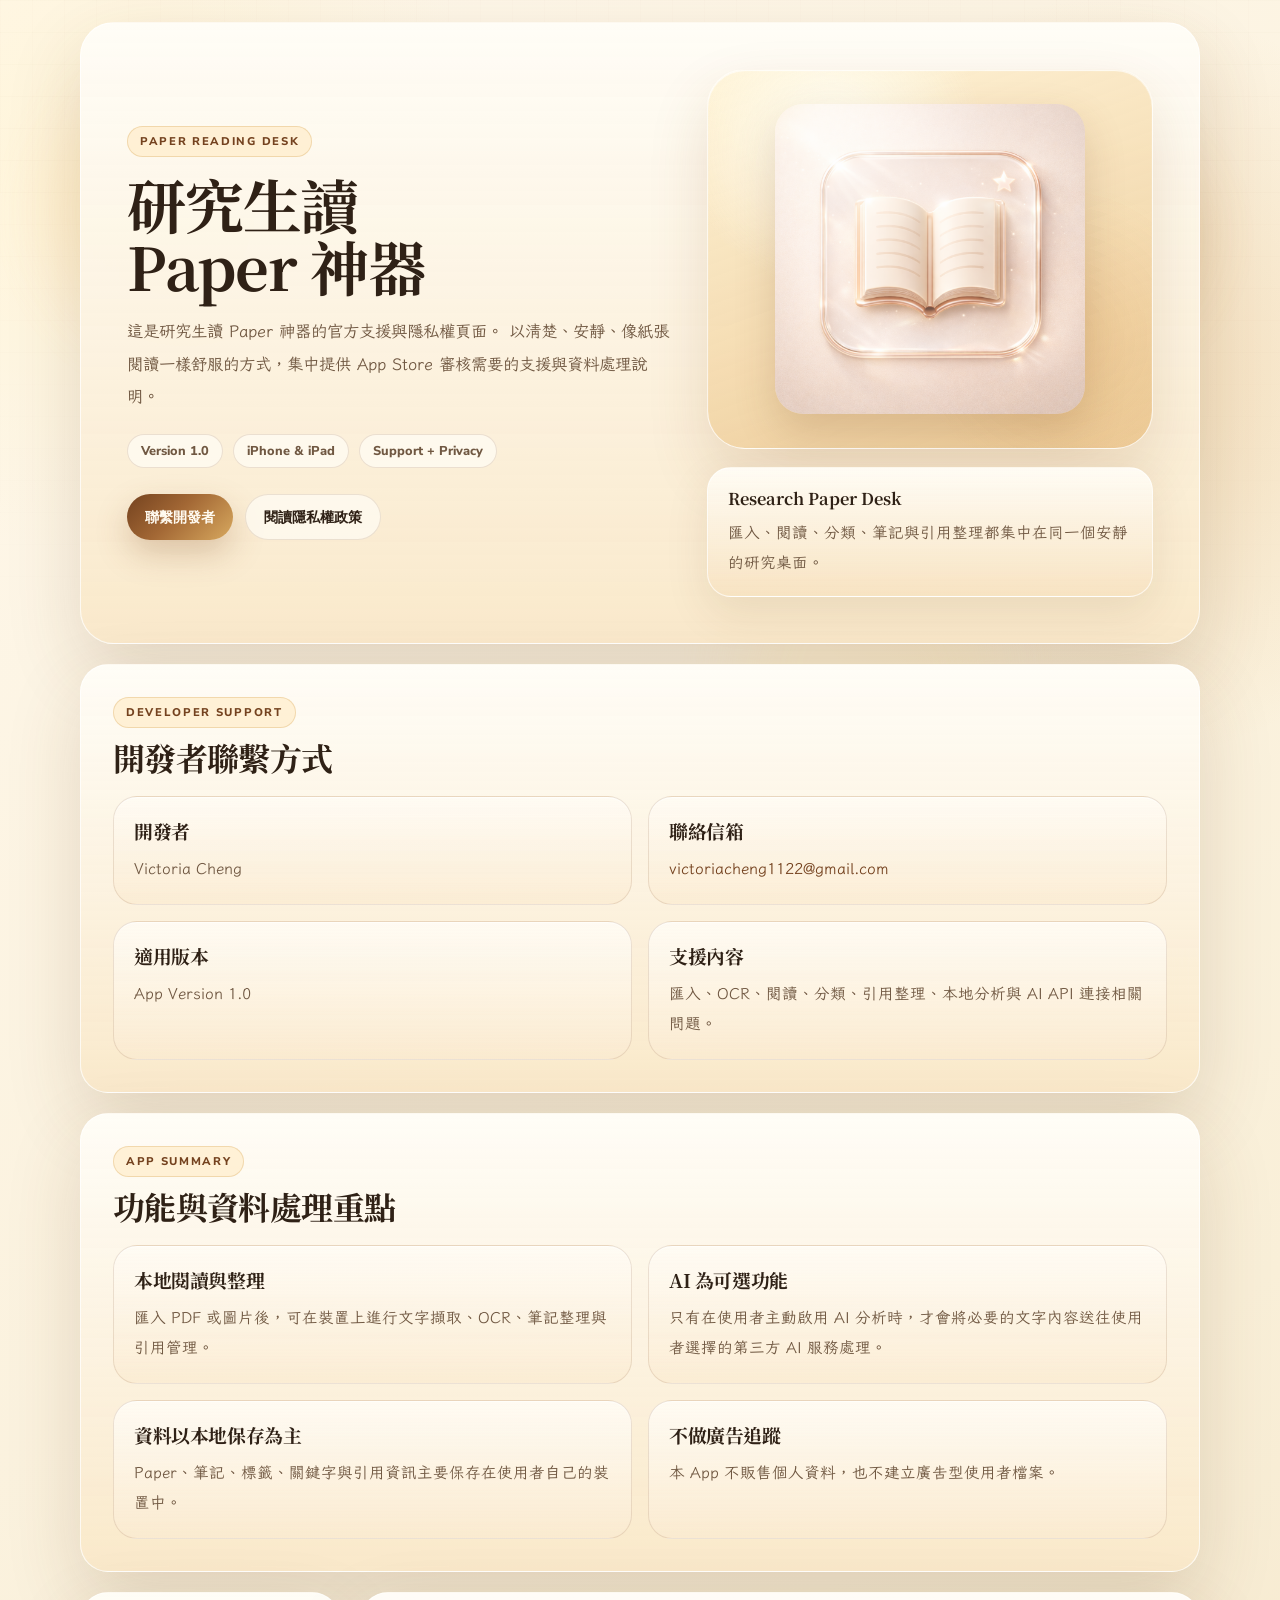
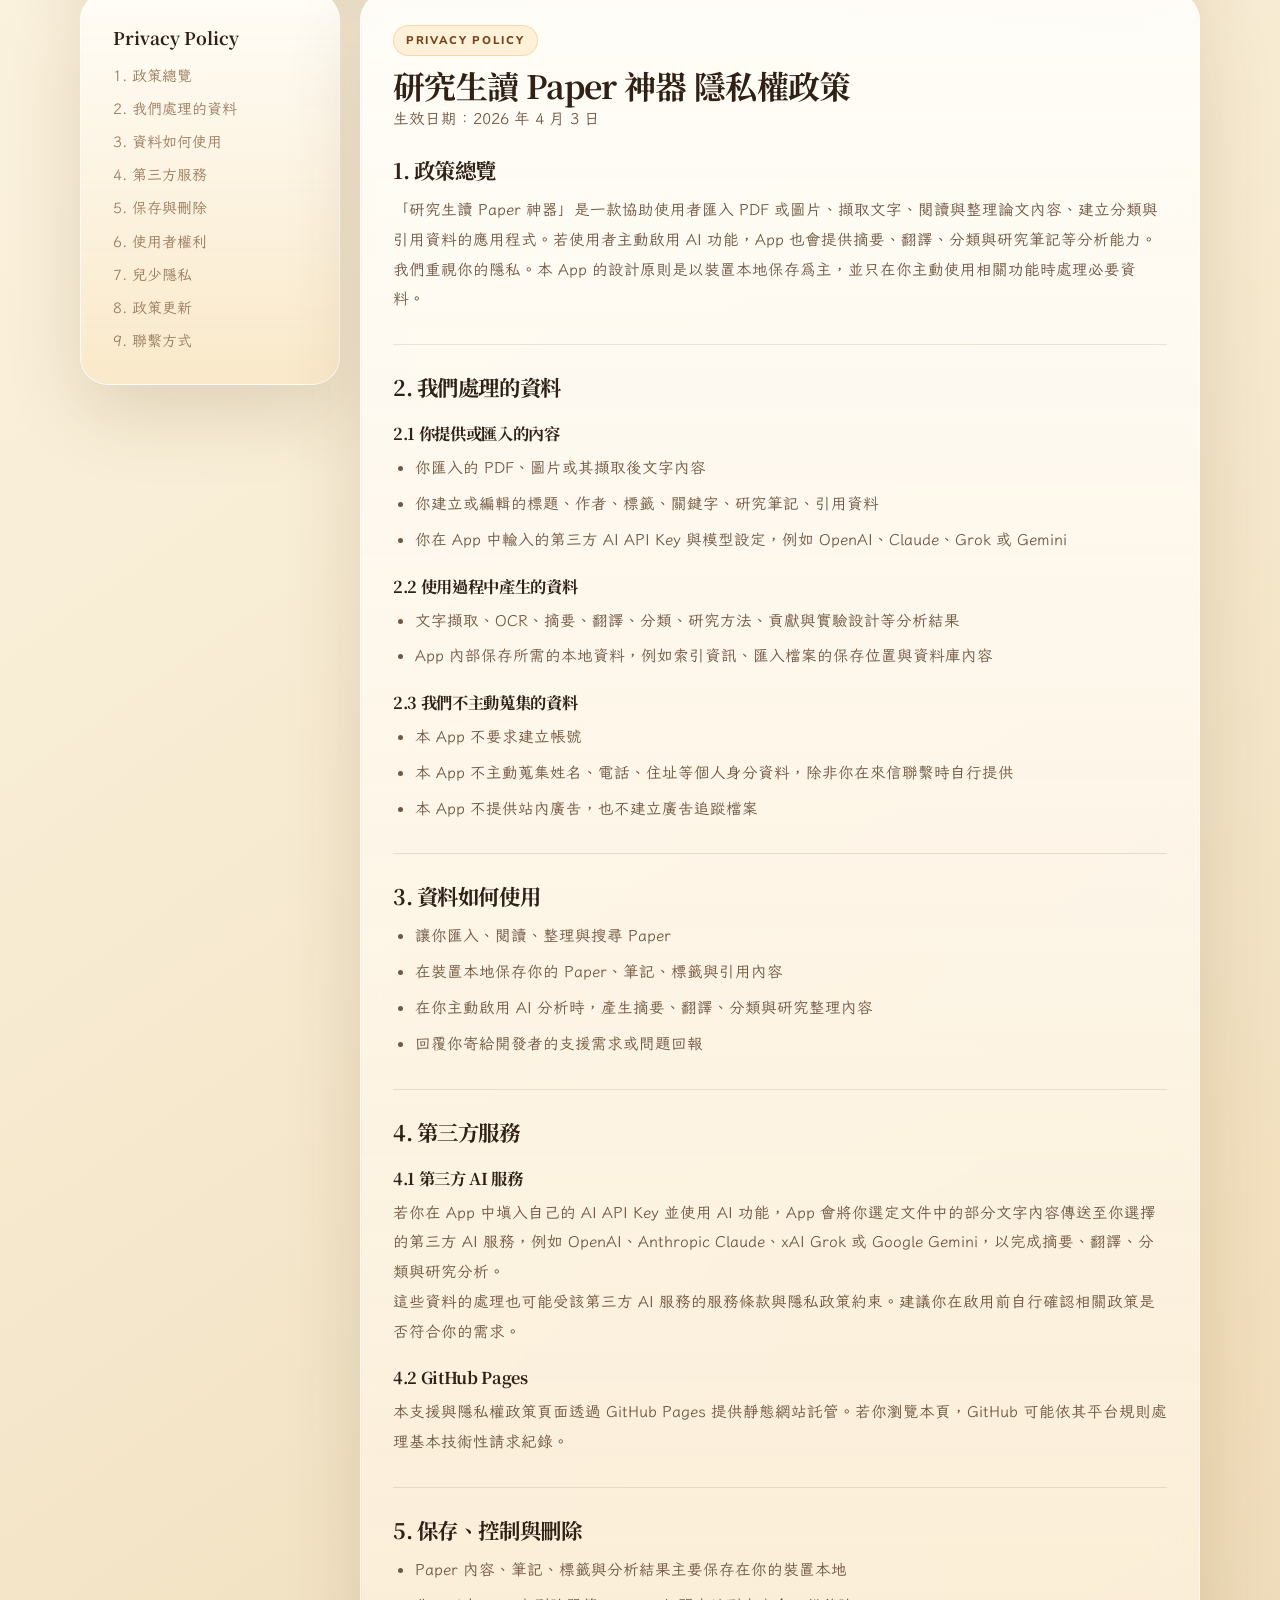
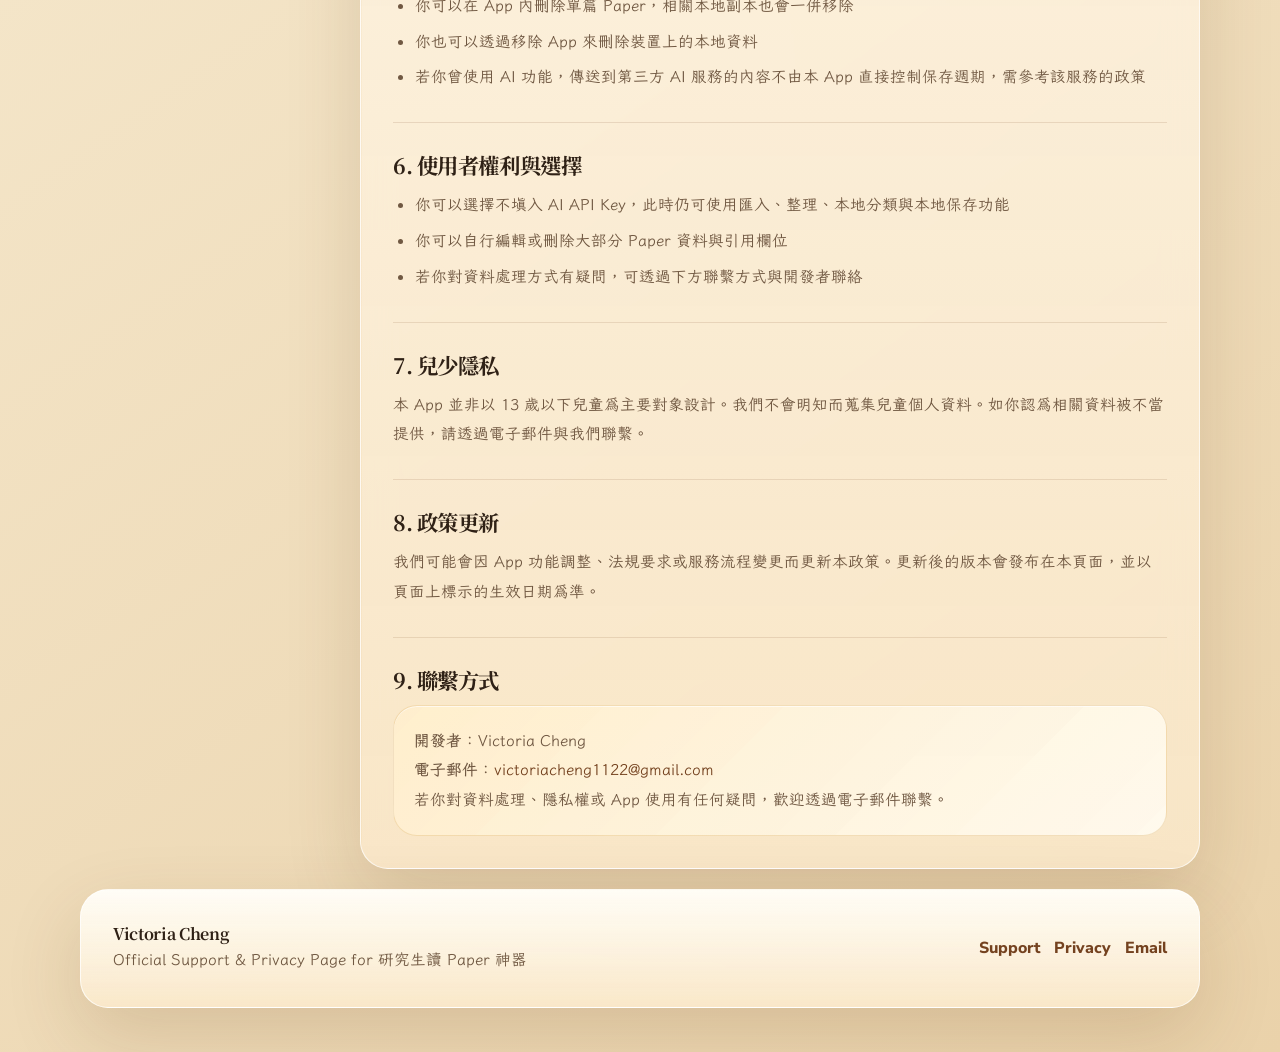
<file: index.html>
<!DOCTYPE html>
<html lang="zh-Hant">
<head>
  <meta charset="UTF-8">
  <meta name="viewport" content="width=device-width, initial-scale=1.0">
  <title>研究生讀 Paper 神器 | Support & Privacy</title>
  <meta name="description" content="研究生讀 Paper 神器的官方支援、開發者聯繫方式與隱私權政策。以溫暖紙感閱讀風格呈現。">
  <link rel="preconnect" href="https://fonts.googleapis.com">
  <link rel="preconnect" href="https://fonts.gstatic.com" crossorigin>
  <link href="https://fonts.googleapis.com/css2?family=LXGW+WenKai+TC:wght@400;700&family=Noto+Serif+TC:wght@500;600;700&family=Nunito+Sans:wght@400;600;700;800&display=swap" rel="stylesheet">
  <link rel="icon" type="image/png" href="./assets/app-icon.png">
  <link rel="apple-touch-icon" href="./assets/app-icon.png">
  <link rel="stylesheet" href="./styles.css">
</head>
<body>
  <div class="page-shell">
    <div class="ambient ambient-a"></div>
    <div class="ambient ambient-b"></div>
    <div class="ambient ambient-c"></div>

    <header class="hero glass">
      <div class="hero-copy">
        <span class="eyebrow">Paper Reading Desk</span>
        <h1>研究生讀 Paper 神器</h1>
        <p class="lead">
          這是研究生讀 Paper 神器的官方支援與隱私權頁面。
          以清楚、安靜、像紙張閱讀一樣舒服的方式，集中提供 App Store 審核需要的支援與資料處理說明。
        </p>
        <div class="hero-meta">
          <span class="meta-pill">Version 1.0</span>
          <span class="meta-pill">iPhone & iPad</span>
          <span class="meta-pill">Support + Privacy</span>
        </div>
        <div class="hero-actions">
          <a class="primary-button" href="#support">聯繫開發者</a>
          <a class="secondary-button" href="#privacy-policy">閱讀隱私權政策</a>
        </div>
      </div>

      <div class="hero-visual">
        <div class="icon-frame">
          <img src="./assets/app-icon.png" alt="研究生讀 Paper 神器 App Icon">
        </div>
        <div class="hero-note glass-soft">
          <strong>Research Paper Desk</strong>
          <p>匯入、閱讀、分類、筆記與引用整理都集中在同一個安靜的研究桌面。</p>
        </div>
      </div>
    </header>

    <main class="layout">
      <section id="support" class="glass panel intro-panel">
        <div class="section-heading">
          <span class="section-kicker">Developer Support</span>
          <h2>開發者聯繫方式</h2>
        </div>
        <div class="support-grid">
          <article class="support-card">
            <h3>開發者</h3>
            <p>Victoria Cheng</p>
          </article>
          <article class="support-card">
            <h3>聯絡信箱</h3>
            <p><a href="mailto:victoriacheng1122@gmail.com">victoriacheng1122@gmail.com</a></p>
          </article>
          <article class="support-card">
            <h3>適用版本</h3>
            <p>App Version 1.0</p>
          </article>
          <article class="support-card">
            <h3>支援內容</h3>
            <p>匯入、OCR、閱讀、分類、引用整理、本地分析與 AI API 連接相關問題。</p>
          </article>
        </div>
      </section>

      <section class="glass panel highlights-panel">
        <div class="section-heading">
          <span class="section-kicker">App Summary</span>
          <h2>功能與資料處理重點</h2>
        </div>
        <div class="highlight-grid">
          <article class="highlight-card">
            <h3>本地閱讀與整理</h3>
            <p>匯入 PDF 或圖片後，可在裝置上進行文字擷取、OCR、筆記整理與引用管理。</p>
          </article>
          <article class="highlight-card">
            <h3>AI 為可選功能</h3>
            <p>只有在使用者主動啟用 AI 分析時，才會將必要的文字內容送往使用者選擇的第三方 AI 服務處理。</p>
          </article>
          <article class="highlight-card">
            <h3>資料以本地保存為主</h3>
            <p>Paper、筆記、標籤、關鍵字與引用資訊主要保存在使用者自己的裝置中。</p>
          </article>
          <article class="highlight-card">
            <h3>不做廣告追蹤</h3>
            <p>本 App 不販售個人資料，也不建立廣告型使用者檔案。</p>
          </article>
        </div>
      </section>

      <section id="privacy-policy" class="privacy-shell">
        <aside class="glass side-nav">
          <strong>Privacy Policy</strong>
          <a href="#overview">1. 政策總覽</a>
          <a href="#collection">2. 我們處理的資料</a>
          <a href="#use">3. 資料如何使用</a>
          <a href="#sharing">4. 第三方服務</a>
          <a href="#retention">5. 保存與刪除</a>
          <a href="#rights">6. 使用者權利</a>
          <a href="#children">7. 兒少隱私</a>
          <a href="#changes">8. 政策更新</a>
          <a href="#contact">9. 聯繫方式</a>
        </aside>

        <article class="glass panel policy-card">
          <div class="section-heading">
            <span class="section-kicker">Privacy Policy</span>
            <h2>研究生讀 Paper 神器 隱私權政策</h2>
            <p class="policy-date">生效日期：2026 年 4 月 3 日</p>
          </div>

          <section id="overview">
            <h3>1. 政策總覽</h3>
            <p>「研究生讀 Paper 神器」是一款協助使用者匯入 PDF 或圖片、擷取文字、閱讀與整理論文內容、建立分類與引用資料的應用程式。若使用者主動啟用 AI 功能，App 也會提供摘要、翻譯、分類與研究筆記等分析能力。</p>
            <p>我們重視你的隱私。本 App 的設計原則是以裝置本地保存為主，並只在你主動使用相關功能時處理必要資料。</p>
          </section>

          <section id="collection">
            <h3>2. 我們處理的資料</h3>
            <h4>2.1 你提供或匯入的內容</h4>
            <ul>
              <li>你匯入的 PDF、圖片或其擷取後文字內容</li>
              <li>你建立或編輯的標題、作者、標籤、關鍵字、研究筆記、引用資料</li>
              <li>你在 App 中輸入的第三方 AI API Key 與模型設定，例如 OpenAI、Claude、Grok 或 Gemini</li>
            </ul>

            <h4>2.2 使用過程中產生的資料</h4>
            <ul>
              <li>文字擷取、OCR、摘要、翻譯、分類、研究方法、貢獻與實驗設計等分析結果</li>
              <li>App 內部保存所需的本地資料，例如索引資訊、匯入檔案的保存位置與資料庫內容</li>
            </ul>

            <h4>2.3 我們不主動蒐集的資料</h4>
            <ul>
              <li>本 App 不要求建立帳號</li>
              <li>本 App 不主動蒐集姓名、電話、住址等個人身分資料，除非你在來信聯繫時自行提供</li>
              <li>本 App 不提供站內廣告，也不建立廣告追蹤檔案</li>
            </ul>
          </section>

          <section id="use">
            <h3>3. 資料如何使用</h3>
            <ul>
              <li>讓你匯入、閱讀、整理與搜尋 Paper</li>
              <li>在裝置本地保存你的 Paper、筆記、標籤與引用內容</li>
              <li>在你主動啟用 AI 分析時，產生摘要、翻譯、分類與研究整理內容</li>
              <li>回覆你寄給開發者的支援需求或問題回報</li>
            </ul>
          </section>

          <section id="sharing">
            <h3>4. 第三方服務</h3>
            <h4>4.1 第三方 AI 服務</h4>
            <p>若你在 App 中填入自己的 AI API Key 並使用 AI 功能，App 會將你選定文件中的部分文字內容傳送至你選擇的第三方 AI 服務，例如 OpenAI、Anthropic Claude、xAI Grok 或 Google Gemini，以完成摘要、翻譯、分類與研究分析。</p>
            <p>這些資料的處理也可能受該第三方 AI 服務的服務條款與隱私政策約束。建議你在啟用前自行確認相關政策是否符合你的需求。</p>

            <h4>4.2 GitHub Pages</h4>
            <p>本支援與隱私權政策頁面透過 GitHub Pages 提供靜態網站託管。若你瀏覽本頁，GitHub 可能依其平台規則處理基本技術性請求紀錄。</p>
          </section>

          <section id="retention">
            <h3>5. 保存、控制與刪除</h3>
            <ul>
              <li>Paper 內容、筆記、標籤與分析結果主要保存在你的裝置本地</li>
              <li>你可以在 App 內刪除單篇 Paper，相關本地副本也會一併移除</li>
              <li>你也可以透過移除 App 來刪除裝置上的本地資料</li>
              <li>若你曾使用 AI 功能，傳送到第三方 AI 服務的內容不由本 App 直接控制保存週期，需參考該服務的政策</li>
            </ul>
          </section>

          <section id="rights">
            <h3>6. 使用者權利與選擇</h3>
            <ul>
              <li>你可以選擇不填入 AI API Key，此時仍可使用匯入、整理、本地分類與本地保存功能</li>
              <li>你可以自行編輯或刪除大部分 Paper 資料與引用欄位</li>
              <li>若你對資料處理方式有疑問，可透過下方聯繫方式與開發者聯絡</li>
            </ul>
          </section>

          <section id="children">
            <h3>7. 兒少隱私</h3>
            <p>本 App 並非以 13 歲以下兒童為主要對象設計。我們不會明知而蒐集兒童個人資料。如你認為相關資料被不當提供，請透過電子郵件與我們聯繫。</p>
          </section>

          <section id="changes">
            <h3>8. 政策更新</h3>
            <p>我們可能會因 App 功能調整、法規要求或服務流程變更而更新本政策。更新後的版本會發布在本頁面，並以頁面上標示的生效日期為準。</p>
          </section>

          <section id="contact">
            <h3>9. 聯繫方式</h3>
            <div class="contact-box">
              <p><strong>開發者：</strong>Victoria Cheng</p>
              <p><strong>電子郵件：</strong><a href="mailto:victoriacheng1122@gmail.com">victoriacheng1122@gmail.com</a></p>
              <p>若你對資料處理、隱私權或 App 使用有任何疑問，歡迎透過電子郵件聯繫。</p>
            </div>
          </section>
        </article>
      </section>
    </main>

    <footer class="glass footer">
      <div>
        <strong>Victoria Cheng</strong>
        <p>Official Support & Privacy Page for 研究生讀 Paper 神器</p>
      </div>
      <nav>
        <a href="#support">Support</a>
        <a href="#privacy-policy">Privacy</a>
        <a href="mailto:victoriacheng1122@gmail.com">Email</a>
      </nav>
    </footer>
  </div>
</body>
</html>
</file>
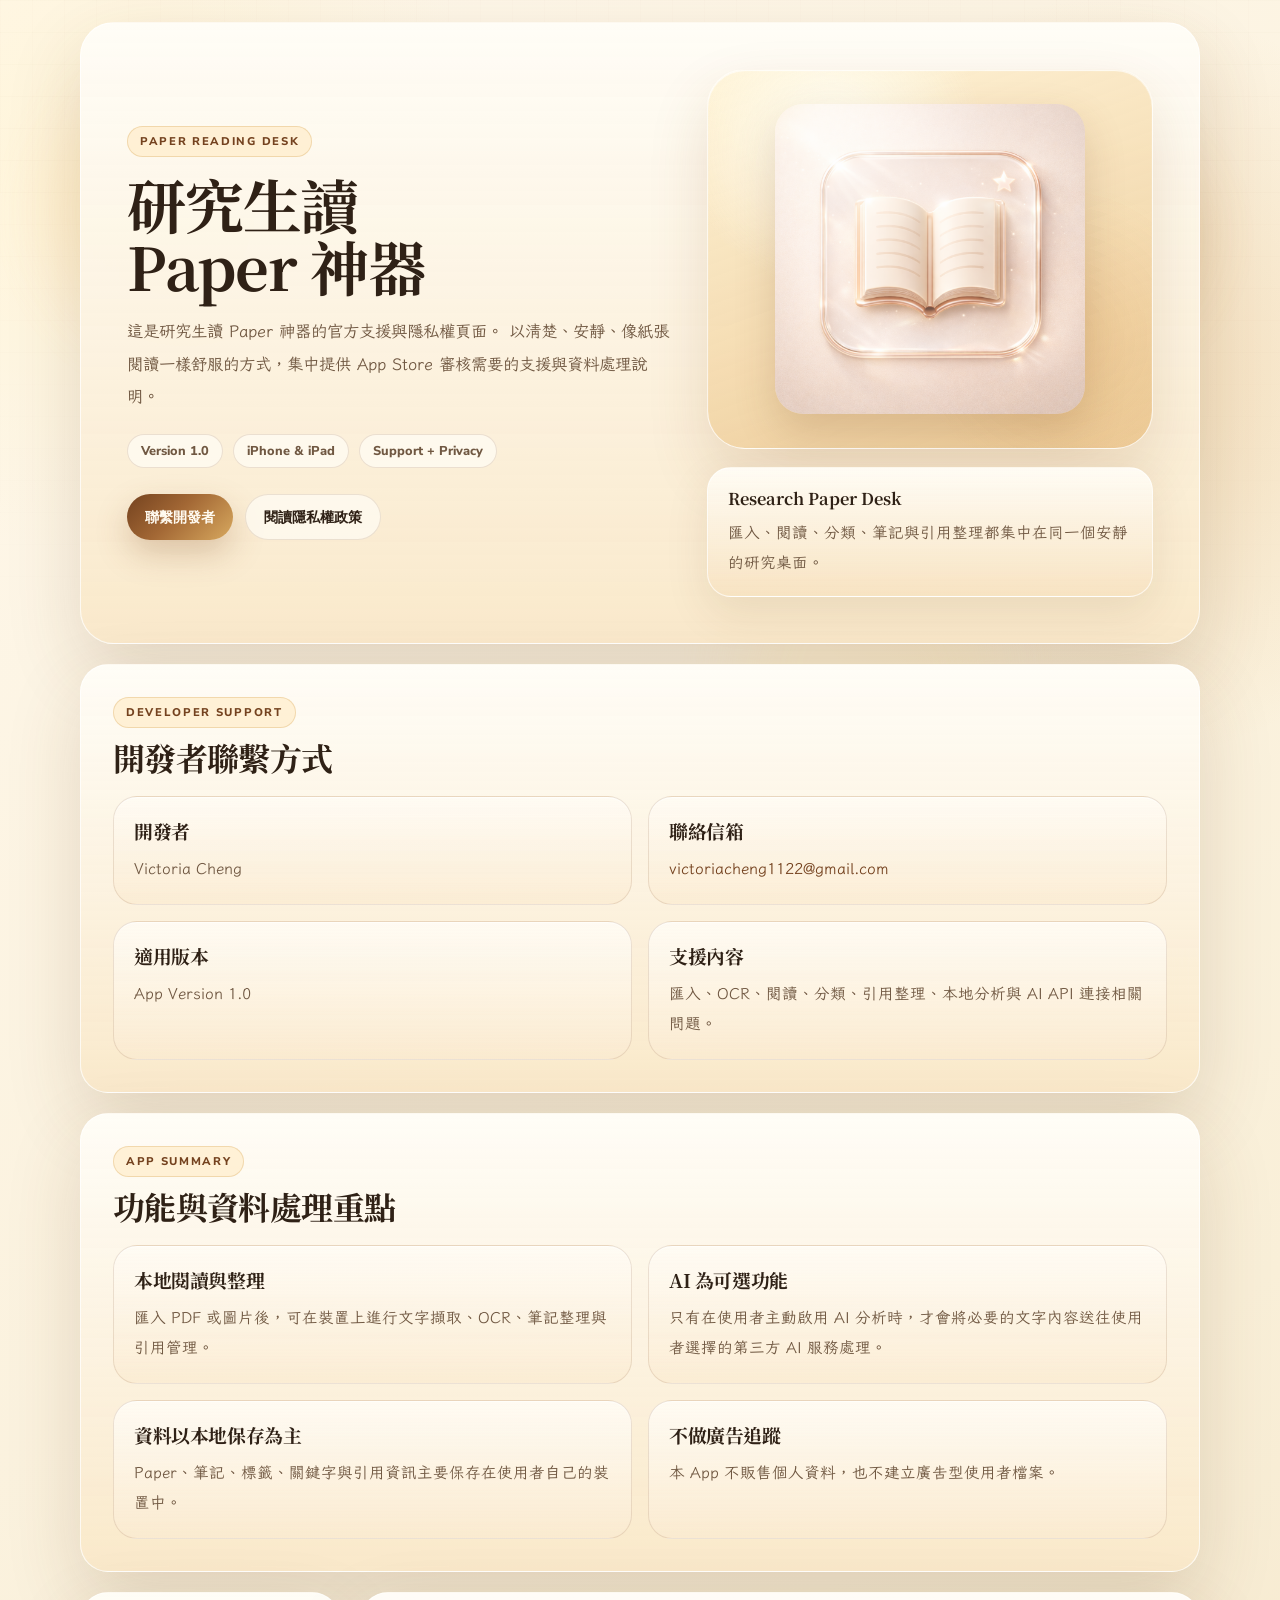
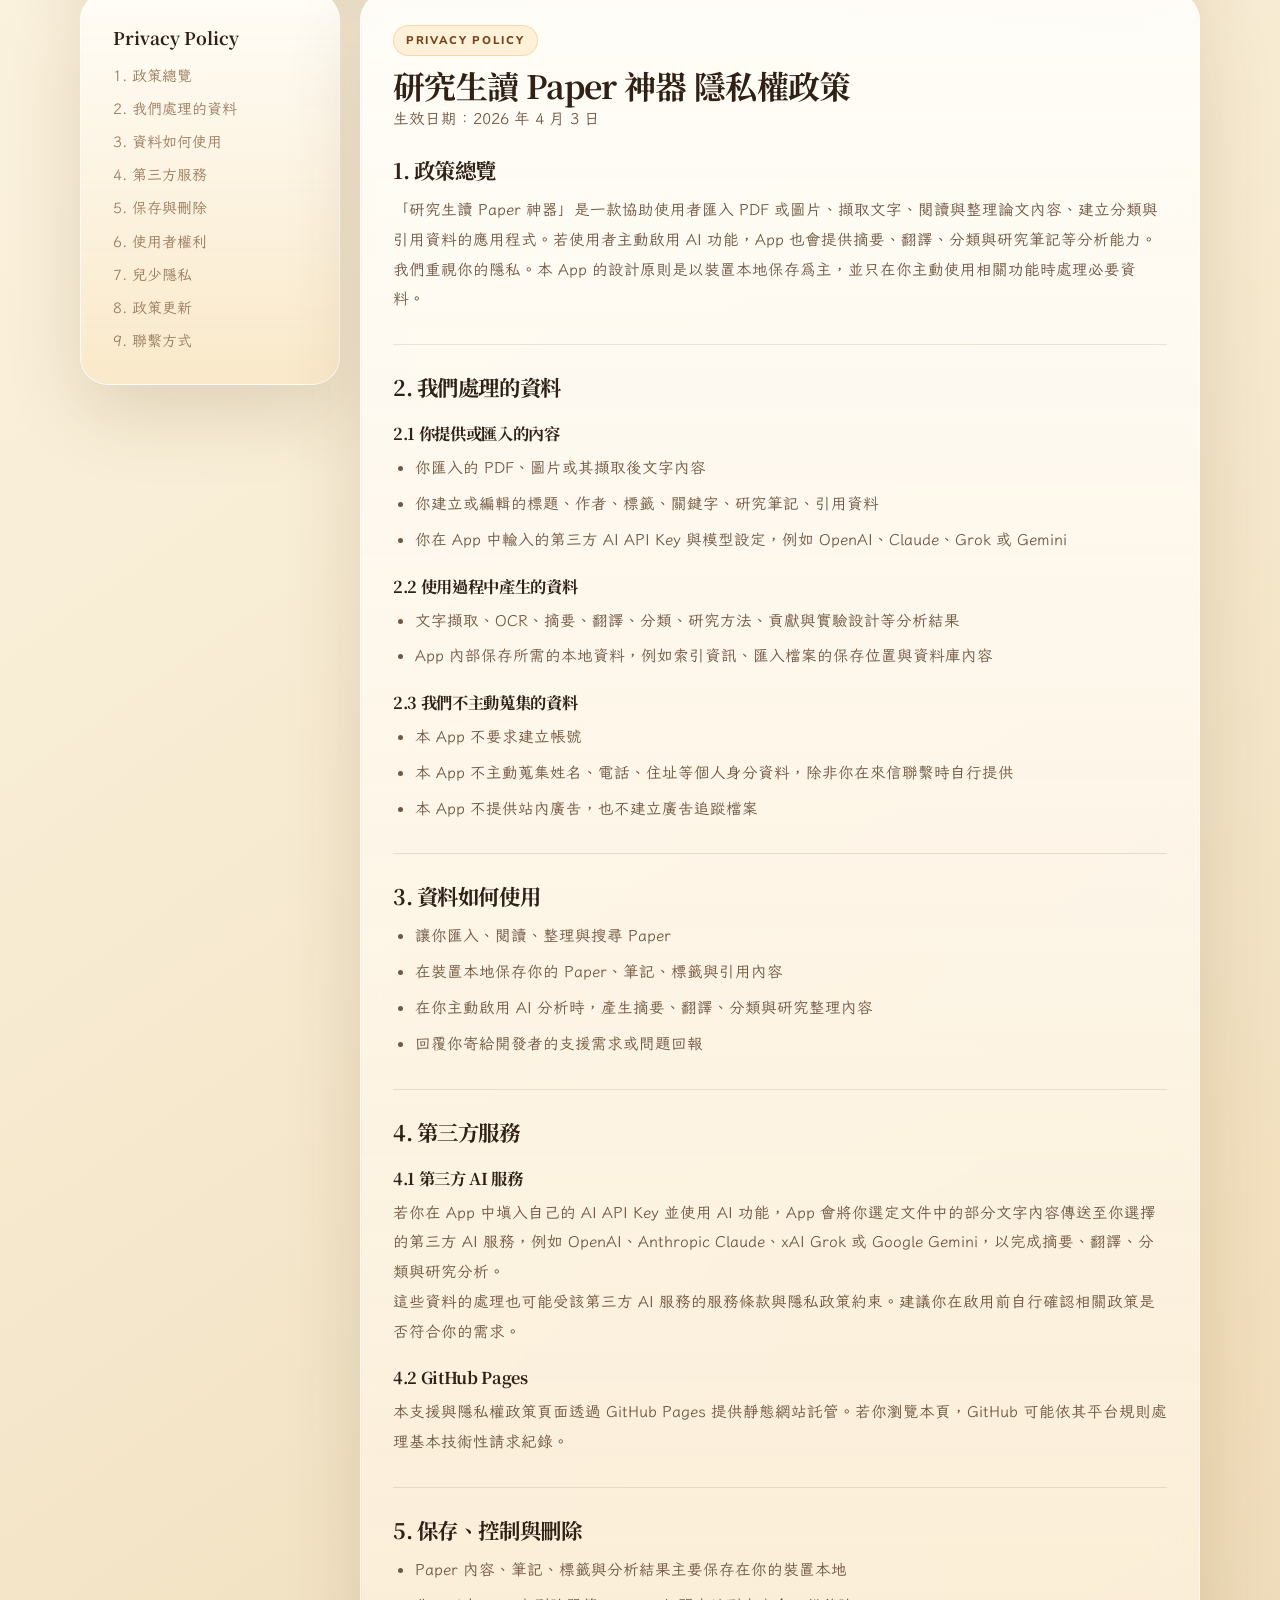
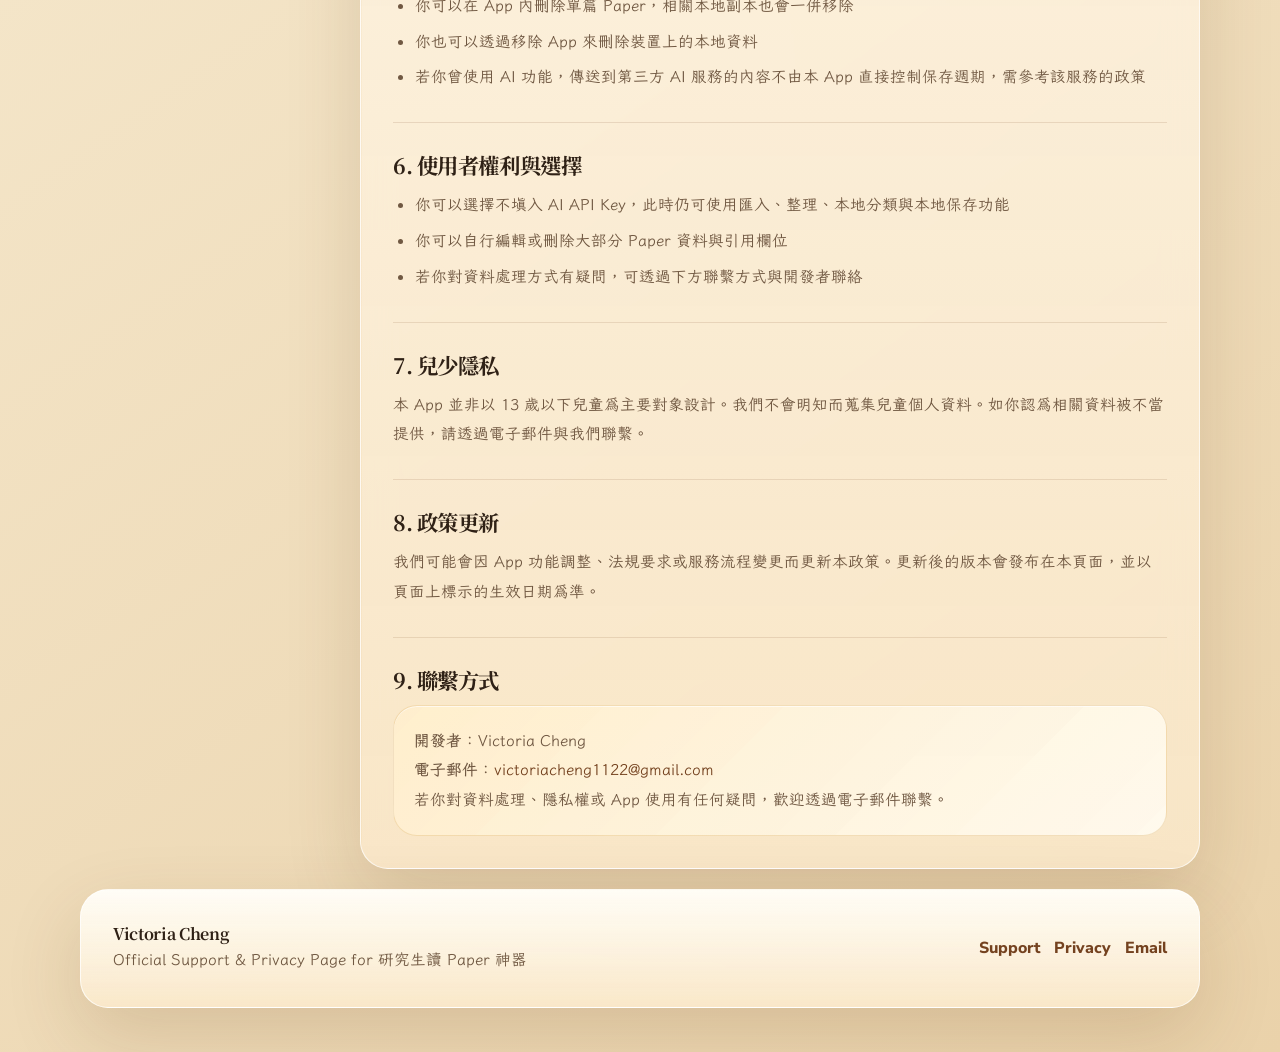
<file: privacy.html>
<!DOCTYPE html>
<html lang="zh-Hant">
<head>
  <meta charset="UTF-8">
  <meta http-equiv="refresh" content="0; url=./index.html#privacy-policy">
  <meta name="viewport" content="width=device-width, initial-scale=1.0">
  <title>研究生讀 Paper 神器 | Privacy Policy</title>
  <link rel="canonical" href="https://victoriac1122.github.io/paper-reader-support-site/">
  <script>
    window.location.replace("./index.html#privacy-policy");
  </script>
</head>
<body>
  <p>正在前往研究生讀 Paper 神器的支援與隱私權政策頁面...</p>
</body>
</html>
</file>
<file: styles.css>
:root {
  --paper: #f9efd8;
  --paper-warm: #f3dfbc;
  --paper-deep: #dfbe8d;
  --ink: #2f2116;
  --ink-soft: #705842;
  --ink-faint: #9a7d5e;
  --line: rgba(118, 76, 35, 0.14);
  --line-strong: rgba(118, 76, 35, 0.24);
  --gold: #d8a95f;
  --gold-soft: #f4dcae;
  --caramel: #a36835;
  --caramel-deep: #74421f;
  --cream: rgba(255, 249, 237, 0.88);
  --cream-strong: rgba(255, 253, 246, 0.97);
  --shadow: 0 28px 76px rgba(93, 53, 21, 0.16);
  --shadow-soft: 0 16px 44px rgba(93, 53, 21, 0.1);
}

* {
  box-sizing: border-box;
}

html {
  scroll-behavior: smooth;
}

body {
  margin: 0;
  min-height: 100vh;
  font-family: "LXGW WenKai TC", "Nunito Sans", sans-serif;
  color: var(--ink);
  background:
    radial-gradient(circle at 8% 4%, rgba(255, 244, 215, 0.92), transparent 24rem),
    radial-gradient(circle at 86% 9%, rgba(222, 166, 91, 0.3), transparent 24rem),
    radial-gradient(circle at 72% 68%, rgba(255, 222, 165, 0.3), transparent 28rem),
    linear-gradient(145deg, #fff8eb 0%, var(--paper) 42%, #ead2aa 100%);
}

body::before {
  content: "";
  position: fixed;
  inset: 0;
  pointer-events: none;
  opacity: 0.28;
  background-image:
    linear-gradient(rgba(118, 76, 35, 0.055) 1px, transparent 1px),
    linear-gradient(90deg, rgba(118, 76, 35, 0.04) 1px, transparent 1px);
  background-size: 32px 32px, 32px 32px;
  mask-image: linear-gradient(to bottom, black, transparent 86%);
}

a {
  color: var(--caramel-deep);
  text-decoration: none;
}

a:hover {
  text-decoration: underline;
  text-underline-offset: 4px;
}

.page-shell {
  width: min(1120px, calc(100% - 32px));
  margin: 22px auto 44px;
  position: relative;
}

.ambient {
  position: fixed;
  pointer-events: none;
  border-radius: 999px;
  filter: blur(28px);
  opacity: 0.75;
}

.ambient-a {
  top: 72px;
  left: 4vw;
  width: 280px;
  height: 280px;
  background: rgba(255, 225, 171, 0.46);
}

.ambient-b {
  top: 120px;
  right: 6vw;
  width: 230px;
  height: 230px;
  background: rgba(212, 143, 73, 0.28);
}

.ambient-c {
  bottom: 90px;
  right: 22vw;
  width: 260px;
  height: 260px;
  background: rgba(255, 239, 198, 0.56);
}

.glass,
.glass-soft {
  backdrop-filter: blur(16px);
  -webkit-backdrop-filter: blur(16px);
}

.glass {
  border: 1px solid rgba(255, 255, 255, 0.72);
  background:
    linear-gradient(180deg, rgba(255, 253, 247, 0.94), rgba(248, 228, 192, 0.76)),
    var(--cream);
  box-shadow: var(--shadow);
}

.glass-soft {
  border: 1px solid rgba(255, 255, 255, 0.68);
  background:
    linear-gradient(180deg, rgba(255, 253, 246, 0.9), rgba(244, 218, 176, 0.66)),
    rgba(255, 250, 240, 0.68);
  box-shadow: var(--shadow-soft);
}

.hero {
  display: grid;
  grid-template-columns: minmax(0, 1.1fr) minmax(300px, 0.9fr);
  gap: 34px;
  padding: clamp(24px, 4vw, 46px);
  border-radius: 34px;
}

.hero-copy {
  align-self: center;
}

.eyebrow,
.section-kicker {
  display: inline-flex;
  align-items: center;
  gap: 8px;
  padding: 7px 12px;
  border-radius: 999px;
  border: 1px solid rgba(216, 169, 95, 0.34);
  background: rgba(255, 236, 199, 0.66);
  color: var(--caramel-deep);
  font-family: "Nunito Sans", sans-serif;
  font-size: 0.7rem;
  font-weight: 800;
  letter-spacing: 0.15em;
  text-transform: uppercase;
}

h1,
h2,
h3,
h4,
.footer strong {
  margin: 0;
  font-family: "Noto Serif TC", "LXGW WenKai TC", serif;
  color: var(--ink);
  letter-spacing: -0.02em;
}

h1 {
  margin-top: 16px;
  max-width: 12ch;
  font-size: clamp(2.2rem, 4.6vw, 4.2rem);
  line-height: 1.06;
  text-wrap: balance;
}

.lead {
  max-width: 42rem;
  margin: 18px 0 0;
  font-size: 1.03rem;
  line-height: 1.95;
  color: var(--ink-soft);
}

.hero-meta {
  display: flex;
  flex-wrap: wrap;
  gap: 10px;
  margin-top: 22px;
}

.meta-pill {
  display: inline-flex;
  align-items: center;
  min-height: 34px;
  padding: 0 13px;
  border-radius: 999px;
  background: rgba(255, 252, 245, 0.7);
  border: 1px solid var(--line);
  color: var(--ink-soft);
  font-family: "Nunito Sans", sans-serif;
  font-size: 0.8rem;
  font-weight: 800;
}

.hero-actions {
  display: flex;
  flex-wrap: wrap;
  gap: 12px;
  margin-top: 26px;
}

.primary-button,
.secondary-button {
  display: inline-flex;
  align-items: center;
  justify-content: center;
  min-height: 46px;
  padding: 0 18px;
  border-radius: 999px;
  font-family: "Nunito Sans", sans-serif;
  font-size: 0.9rem;
  font-weight: 800;
  transition: transform 180ms ease, box-shadow 180ms ease, background 180ms ease;
}

.primary-button {
  color: #fffaf0;
  background: linear-gradient(135deg, var(--caramel-deep) 0%, var(--caramel) 46%, var(--gold) 100%);
  box-shadow: 0 14px 32px rgba(133, 79, 33, 0.26);
}

.secondary-button {
  color: var(--ink);
  background: rgba(255, 252, 245, 0.74);
  border: 1px solid var(--line);
}

.primary-button:hover,
.secondary-button:hover {
  transform: translateY(-1px);
  text-decoration: none;
}

.hero-visual {
  display: flex;
  flex-direction: column;
  justify-content: center;
  gap: 18px;
}

.icon-frame {
  display: grid;
  place-items: center;
  padding: clamp(20px, 4vw, 34px);
  border-radius: 38px;
  background:
    radial-gradient(circle at 28% 18%, rgba(255, 254, 244, 0.96), transparent 34%),
    radial-gradient(circle at 80% 70%, rgba(214, 151, 75, 0.2), transparent 34%),
    linear-gradient(160deg, rgba(255, 242, 210, 0.88), rgba(231, 188, 125, 0.72));
  border: 1px solid rgba(255, 255, 255, 0.78);
  box-shadow:
    inset 0 1px 1px rgba(255, 255, 255, 0.8),
    0 28px 60px rgba(136, 82, 34, 0.16);
}

.icon-frame img {
  display: block;
  width: min(100%, 310px);
  border-radius: 28px;
  box-shadow: 0 18px 42px rgba(118, 72, 31, 0.2);
}

.hero-note {
  padding: 18px 20px;
  border-radius: 24px;
}

.hero-note strong {
  display: block;
  margin-bottom: 8px;
  font-family: "Noto Serif TC", serif;
  font-size: 1.02rem;
}

.hero-note p,
.support-card p,
.highlight-card p,
.policy-card p,
.policy-card li,
.contact-box p,
.footer p {
  margin: 0;
  color: var(--ink-soft);
  font-size: 0.97rem;
  line-height: 1.92;
}

.layout {
  display: grid;
  gap: 20px;
  margin-top: 20px;
}

.panel,
.side-nav,
.footer {
  padding: clamp(22px, 3vw, 32px);
  border-radius: 28px;
}

.section-heading {
  margin-bottom: 20px;
}

.section-heading h2 {
  margin-top: 11px;
  font-size: clamp(1.5rem, 2.5vw, 2.1rem);
  line-height: 1.18;
}

.support-grid,
.highlight-grid {
  display: grid;
  grid-template-columns: repeat(2, minmax(0, 1fr));
  gap: 16px;
}

.support-card,
.highlight-card,
.contact-box {
  padding: 20px;
  border-radius: 24px;
  border: 1px solid var(--line);
  background:
    linear-gradient(180deg, rgba(255, 252, 245, 0.86), rgba(248, 226, 190, 0.48)),
    rgba(255, 250, 240, 0.54);
  box-shadow: inset 0 1px rgba(255, 255, 255, 0.62);
}

.support-card h3,
.highlight-card h3 {
  margin: 0 0 10px;
  font-size: 1.18rem;
}

.privacy-shell {
  display: grid;
  grid-template-columns: 260px minmax(0, 1fr);
  gap: 20px;
}

.side-nav {
  position: sticky;
  top: 18px;
  align-self: start;
  display: flex;
  flex-direction: column;
  gap: 10px;
}

.side-nav strong {
  font-family: "Noto Serif TC", serif;
  font-size: 1.08rem;
  margin-bottom: 4px;
}

.side-nav a {
  color: var(--ink-faint);
  font-size: 0.93rem;
  line-height: 1.56;
}

.side-nav a:hover {
  color: var(--caramel-deep);
}

.policy-date {
  margin-top: 12px;
  color: var(--ink-faint);
  font-size: 0.92rem;
}

.policy-card {
  background:
    linear-gradient(90deg, rgba(216, 169, 95, 0.07) 0 1px, transparent 1px),
    linear-gradient(180deg, rgba(255, 253, 248, 0.97), rgba(250, 232, 202, 0.84));
  background-size: 100% 100%, 100% 100%;
}

.policy-card section + section {
  margin-top: 30px;
  padding-top: 26px;
  border-top: 1px solid var(--line);
}

.policy-card h3 {
  margin-bottom: 10px;
  font-size: 1.34rem;
}

.policy-card h4 {
  margin: 19px 0 8px;
  font-size: 1.02rem;
}

.policy-card ul {
  margin: 0;
  padding-left: 22px;
}

.policy-card li + li {
  margin-top: 6px;
}

.contact-box {
  border-color: rgba(216, 169, 95, 0.3);
  background:
    linear-gradient(135deg, rgba(255, 236, 199, 0.78), rgba(255, 250, 240, 0.72)),
    rgba(255, 250, 240, 0.64);
}

.footer {
  display: flex;
  align-items: center;
  justify-content: space-between;
  gap: 18px;
  margin-top: 20px;
}

.footer nav {
  display: flex;
  flex-wrap: wrap;
  gap: 14px;
  font-family: "Nunito Sans", sans-serif;
  font-weight: 800;
}

@media (max-width: 980px) {
  .hero,
  .privacy-shell {
    grid-template-columns: 1fr;
  }

  .side-nav {
    position: static;
  }

  h1 {
    max-width: 13ch;
  }
}

@media (max-width: 720px) {
  .page-shell {
    width: min(100% - 18px, 1120px);
    margin: 12px auto 28px;
  }

  .hero,
  .panel,
  .side-nav,
  .footer {
    padding: 20px;
    border-radius: 24px;
  }

  h1 {
    max-width: none;
    font-size: 2rem;
  }

  .section-heading h2,
  .policy-card h3,
  .support-card h3,
  .highlight-card h3 {
    font-size: 1.22rem;
  }

  .lead,
  .hero-note p,
  .support-card p,
  .highlight-card p,
  .policy-card p,
  .policy-card li,
  .contact-box p,
  .footer p {
    font-size: 0.94rem;
    line-height: 1.86;
  }

  .support-grid,
  .highlight-grid {
    grid-template-columns: 1fr;
  }

  .footer {
    flex-direction: column;
    align-items: flex-start;
  }
}
</file>
